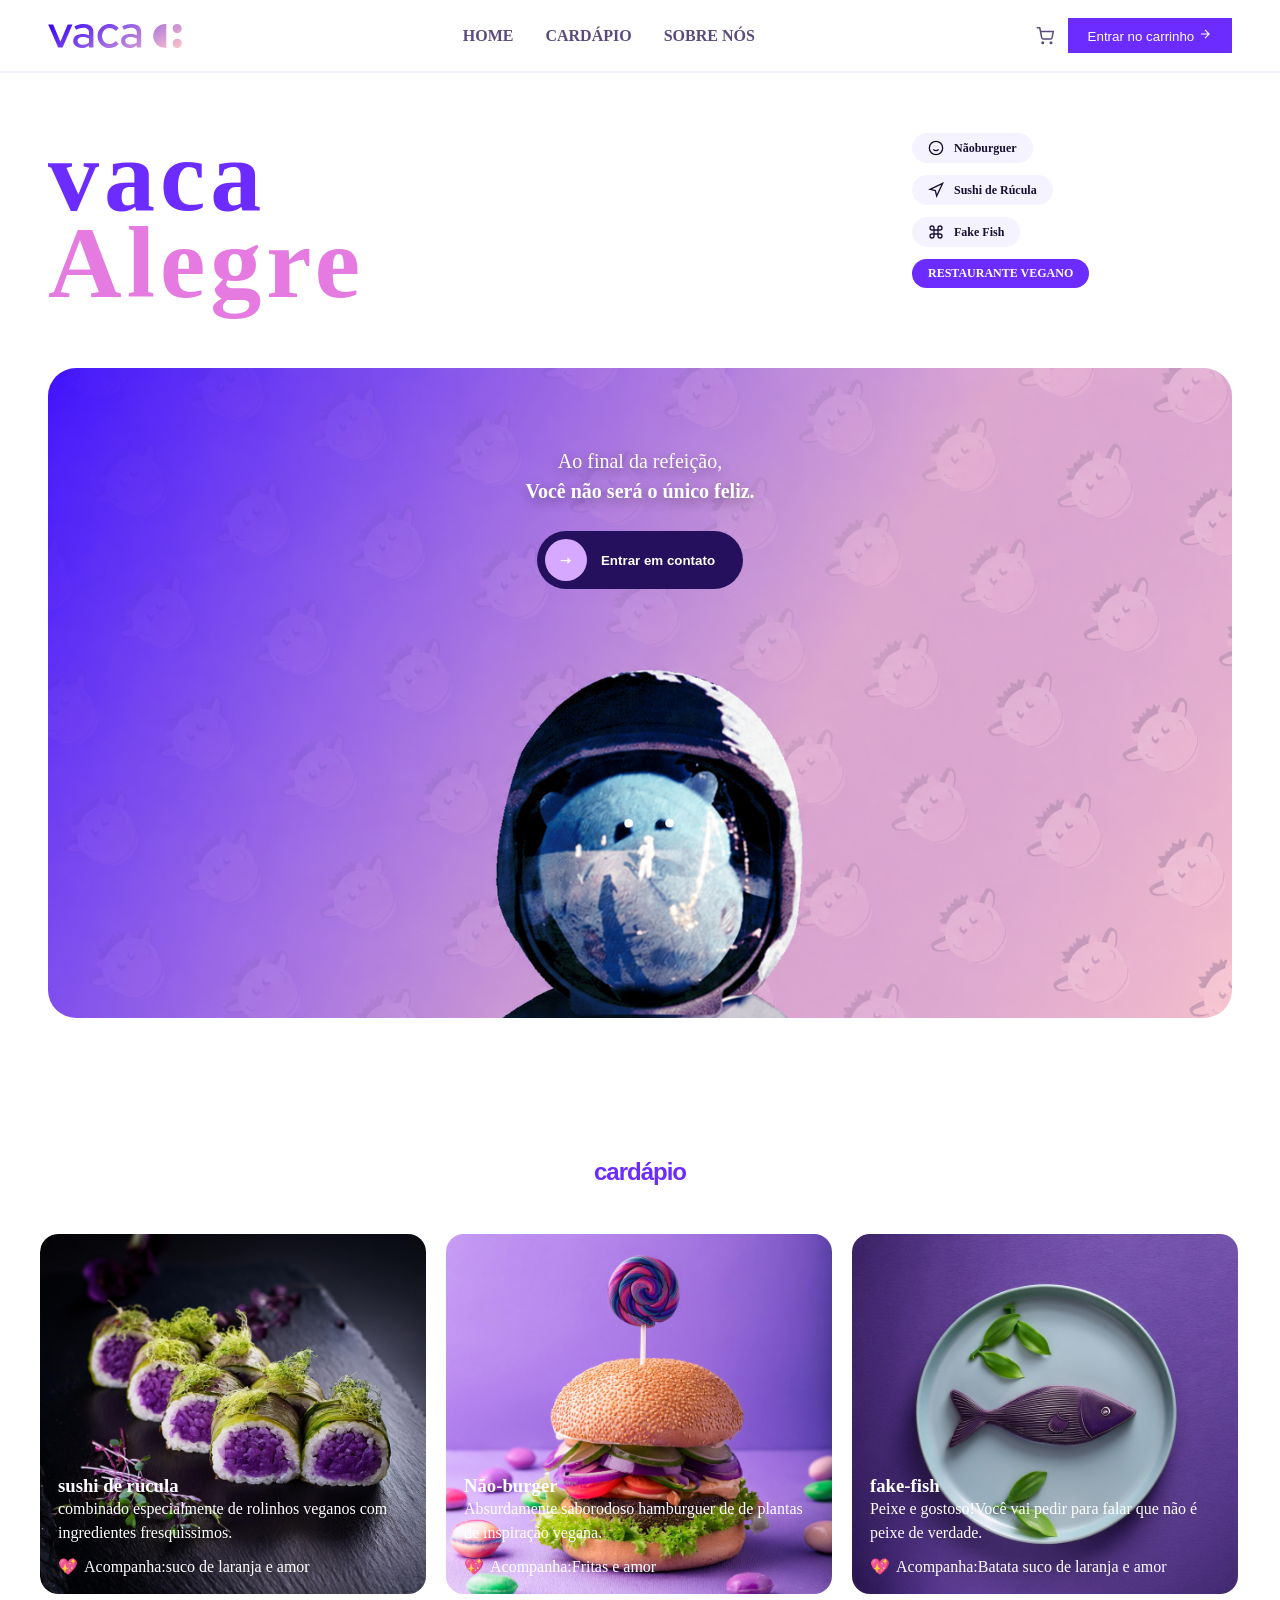
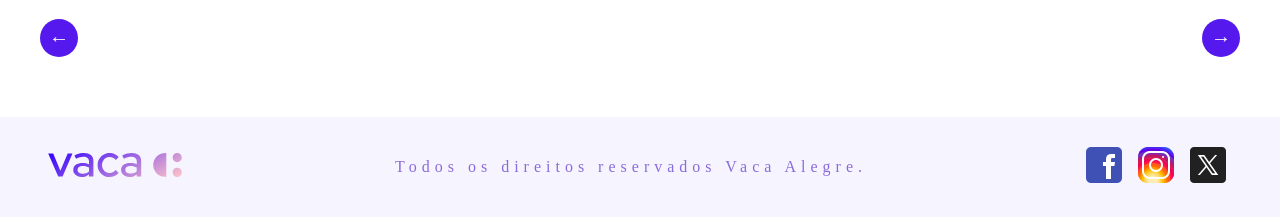
<file: site/index.html>
<!DOCTYPE html>
<html lang="en">
<head>
    <meta charset="UTF-8">
    <meta name="viewport" content="width=device-width, initial-scale=1.0">
    <title>Vaca Alegre - Restaurante Vegano</title>
    <link rel="stylesheet" href="style.css">
</head>
<body>
    <nav>
        <div class="nav-logo">
            <img src="imagens/vaca-alegre-marca.svg" alt="">
        </div>
        <ul class="nav-links">
            <li><a href="">Home</a></li>
            <li><a href="">Cardápio</a></li>
            <li><a href="">Sobre Nós</a></li>
        </ul>
        <div class="nav-actions">
            <span class="nav-cart">
                <svg viewBox="0 0 24 24" fill="none" stroke="currentColor" stroke-width="2" width="18" height="18"><circle cx="9" cy="21" r="1"/><circle cx="20" cy="21" r="1"/><path d="M1 1h4l2.68 13.39a2 2 0 0 0 2 1.61h9.72a2 2 0 0 0 2-1.61L23 6H6"/></svg>
            </span>
            <button class="btn-entrar">
                Entrar no carrinho
                <svg viewBox="0 0 24 24" fill="none" stroke="currentColor" stroke-width="2"><path d="M5 12h14M12 5l7 7-7 7"/></svg>
            </button>
        </div>       
    </nav>

    <div class="hero">
        <div class="hero-topo">
            <div class="hero-text">
                <h1 class="hero-title">
                    vaca <br>
                    <span class="alegre">Alegre</span> 
                </h1>
            </div>
            <div class="hero-menu">
                <div class="hero-menu-item">
                    <svg viewBox="0 0 24 24" fill="none" stroke="currentColor" stroke-width="2"><circle cx="12" cy="12" r="10"/><path d="M8 14s1.5 2 4 2 4-2 4-2"/><line x1="9" y1="9" x2="9.01" y2="9"/><line x1="15" y1="9" x2="15.01" y2="9"/></svg>
                    Nãoburguer
                </div>
                <div class="hero-menu-item">
                    <svg viewBox="0 0 24 24" fill="none" stroke="currentColor" stroke-width="2"><path d="M3 11l19-9-9 19-2-8-8-2z"/></svg>
                    Sushi de Rúcula
                </div>
                <div class="hero-menu-item">
                    <svg viewBox="0 0 24 24" fill="none" stroke="currentColor" stroke-width="2"><path d="M18 3a3 3 0 0 0-3 3v12a3 3 0 0 0 3 3 3 3 0 0 0 3-3 3 3 0 0 0-3-3H6a3 3 0 0 0-3 3 3 3 0 0 0 3 3 3 3 0 0 0 3-3V6a3 3 0 0 0-3-3 3 3 0 0 0-3 3 3 3 0 0 0 3 3h12a3 3 0 0 0 3-3 3 3 0 0 0-3-3z"/></svg>
                    Fake Fish
                </div>
                <div class="hero-menu-item active">
                    Restaurante Vegano
                </div>
            </div>            
        </div>
        <div class="hero-banner">
            <img src="imagens/espaco.png" alt="">
            <div class="hero-banner-content">
                <p>
                    Ao final da refeição, <br>
                    <strong> Você não será o único feliz.</strong>
                </p>
                <button class="btn-contato">
                    Entrar em contato
                </button>
            </div>
        </div>
    </div>
    <div class="cardapio">
        <h2 class="cardapio-title">cardápio</h2>
        <div class="carousel-wrapper">
          <div class="carousel-track-outer">
            <div class="carousel-track" id="carouselTrack">
                <!--Cards-->
                <div class="card">
                    <div class="card-img-placeholder">
                        <img src="imagens/fotos/cardapio/sushi-de-rucula.jpg" alt=""style="width: 100%; height:100%,object-fit:cover">
                    </div>
                    <div class="card-info">
                        <h3>sushi de rucula</h3>
                        <p>combinado especialmente de rolinhos veganos com ingredientes fresquissimos.</p>
                        <span class="card-tag">Acompanha:suco de laranja e amor</span>
                    </div>
                </div>

                <div class="card featured">
                    <div class="card-img-placeholder">
                        <img src="imagens/fotos/cardapio/nao-burger.jpg" alt=""style="width: 100%; height:100%,object-fit:cover">
                    </div>
                    <div class="card-info">
                        <h3>Não-burger</h3>
                        <p>Absurdamente saborodoso hamburguer de de plantas de inspiração vegana. </p>
                        <span class="card-tag">Acompanha:Fritas e amor</span>
                    </div>
                </div>


                <div class="card">
                    <div class="card-img-placeholder">
                        <img src="imagens/fotos/cardapio/fake-fish.jpg" alt=""style="width: 100%; height:100%,object-fit:cover">
                    </div>
                    <div class="card-info">
                        <h3>fake-fish</h3>
                        <p>Peixe e gostoso!Você vai pedir para falar que não é peixe de verdade.</p>
                        <span class="card-tag">Acompanha:Batata suco de laranja e amor</span>
                    </div>
                </div>

                <div class="card">
                    <div class="card-img-placeholder">
                        <img src="imagens/fotos/cardapio/escondidinho-veg.jpg" alt=""style="width: 100%; height:100%,object-fit:cover">
                    </div>
                    <div class="card-info">
                        <h3>Escondidinho vegetariano</h3>
                        <p>Um escondidinho de berinjela que combina com molho de tomate seco</p>
                        <span class="card-tag">Acompanha:manjericão,suco de laranja e amor</span>
                    </div>
                </div>

                <div class="card">
                    <div class="card-img-placeholder">
                        <img src="imagens/fotos/cardapio/quibeleza.jpg" alt=""style="width: 100%; height:100%,object-fit:cover">
                    </div>
                    <div class="card-info">
                        <h3>Quibelezaa</h3>
                        <p>Quibe de beterraba crocante com frescor de hortelã</p>
                        <span class="card-tag">Acompanha: suco de frutas vermelhas e amor</span>
                    </div>
                </div>
            </div>    
          </div> 
          
          <div class="carousel-controls">
            <button class="carousel-btn" id="prevBtn">&#8592;</button>
            <div class="carousel-dots" id="carouselDots"></div>
            <button class="carousel-btn" id="nextBtn">&#8594;</button>
          </div>
        </div>
    </div>
    <footer>
        <div class="footer-logo">
            <img src="imagens/vaca-alegre-marca.svg" alt="">
        </div>
        <span class="footer-copy">Todos os direitos reservados Vaca Alegre.</span>
        <div class="foote-socials">
            <a href=""><img src="imagens/icons8-facebook-48.png" alt="facebook"></a>
            <a href=""><img src="imagens/icons8-instagram-48.png" alt="instagram"></a>
            <a href=""><img src="imagens/icons8-twitterx-48.png" alt="twitters"></a>
        </div>
    </footer>

</body>
</html>
</file>
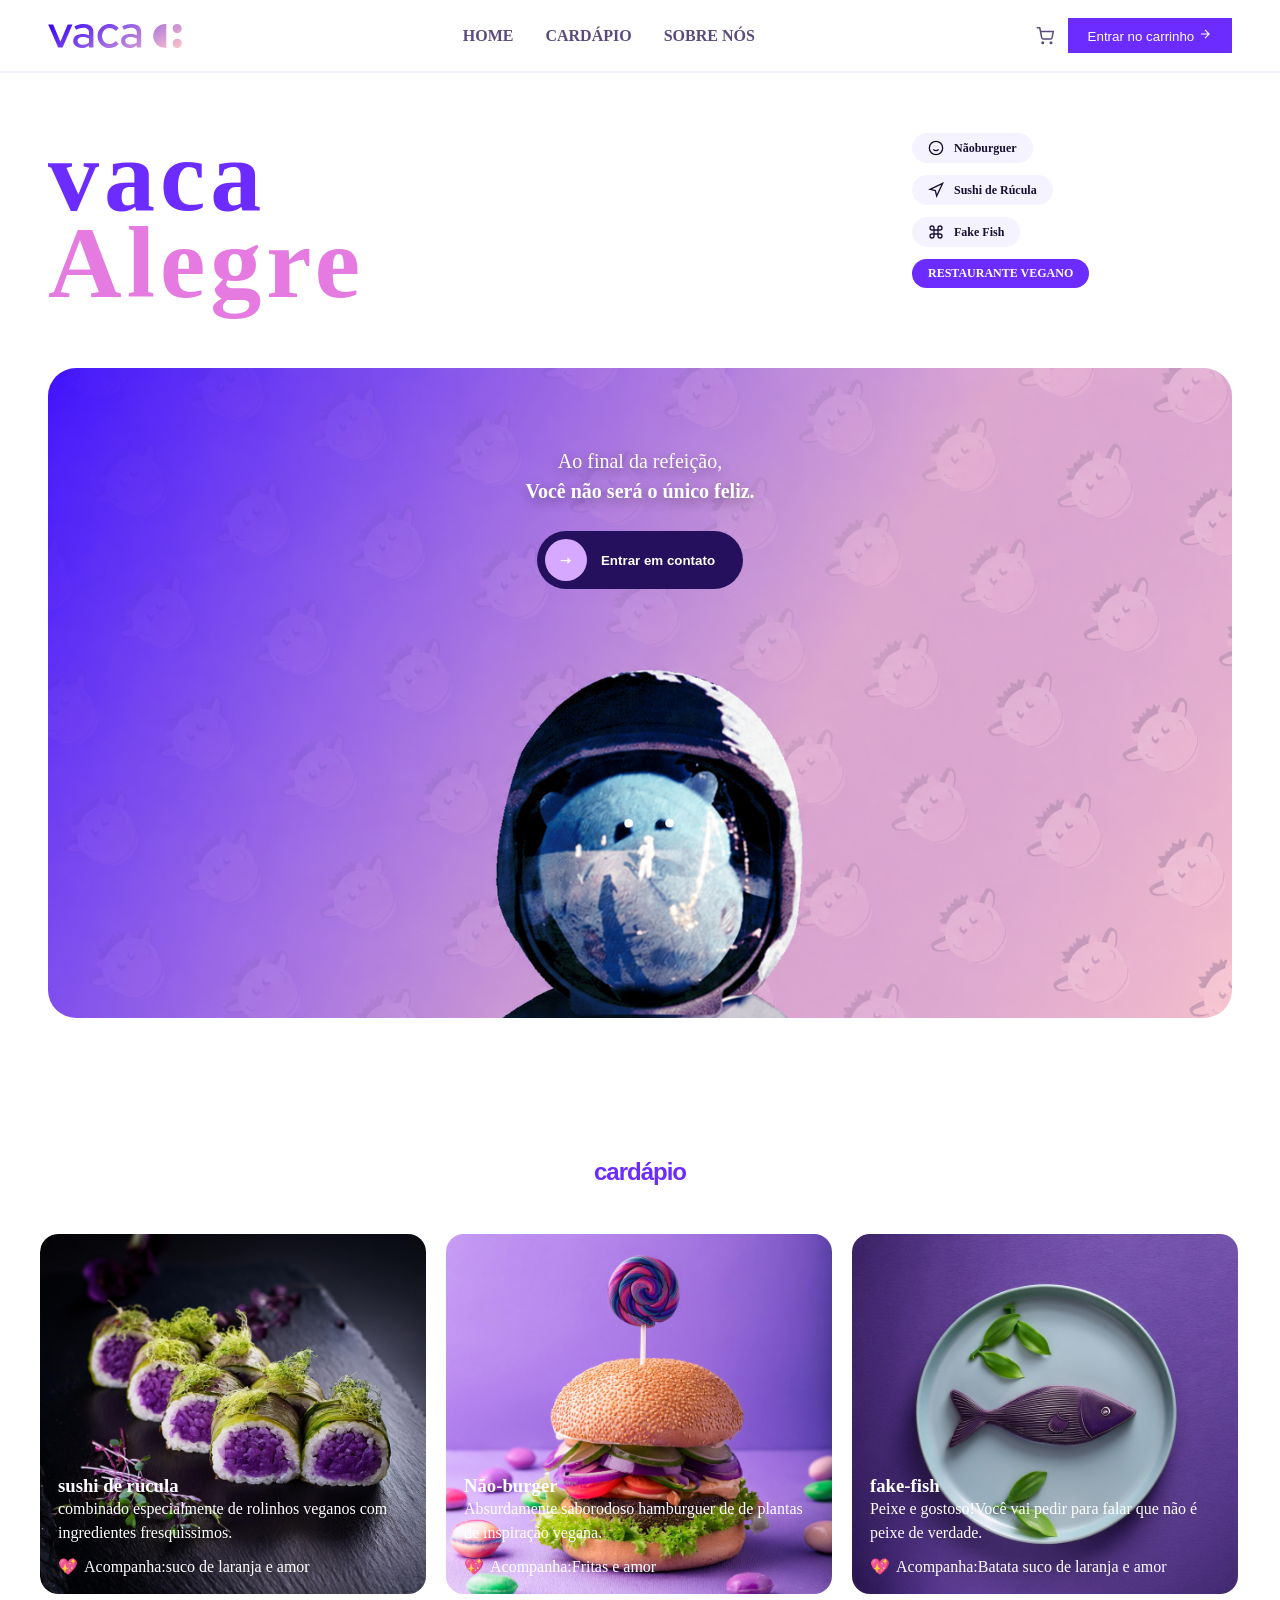
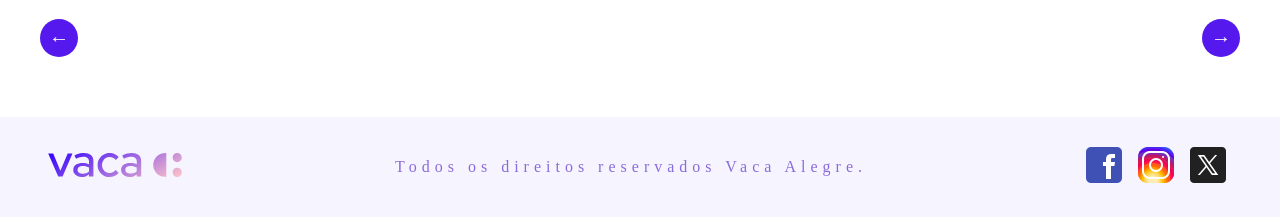
<file: vacaAlegre/site/index.html>
<!DOCTYPE html>
<html lang="en">
<head>
    <meta charset="UTF-8">
    <meta name="viewport" content="width=device-width, initial-scale=1.0">
    <title>Vaca Alegre - Restaurante Vegano</title>
    <link rel="stylesheet" href="style.css">
</head>
<body>
    <nav>
        <div class="nav-logo">
            <img src="imagens/vaca-alegre-marca.svg" alt="">
        </div>
        <ul class="nav-links">
            <li><a href="">Home</a></li>
            <li><a href="#cardapio">Cardápio</a></li>
            <li><a href="">Sobre Nós</a></li>
        </ul>
        <div class="nav-actions">
            <span class="nav-cart">
                <svg viewBox="0 0 24 24" fill="none" stroke="currentColor" stroke-width="2" width="18" height="18"><circle cx="9" cy="21" r="1"/><circle cx="20" cy="21" r="1"/><path d="M1 1h4l2.68 13.39a2 2 0 0 0 2 1.61h9.72a2 2 0 0 0 2-1.61L23 6H6"/></svg>
            </span>
            <button class="btn-entrar">
                Entrar no carrinho
                <svg viewBox="0 0 24 24" fill="none" stroke="currentColor" stroke-width="2"><path d="M5 12h14M12 5l7 7-7 7"/></svg>
            </button>
        </div>       
    </nav>

    <div class="hero">
        <div class="hero-topo">
            <div class="hero-text">
                <h1 class="hero-title">
                    vaca <br>
                    <span class="alegre">Alegre</span> 
                </h1>
            </div>
            <div class="hero-menu">
                <div class="hero-menu-item">
                    <svg viewBox="0 0 24 24" fill="none" stroke="currentColor" stroke-width="2"><circle cx="12" cy="12" r="10"/><path d="M8 14s1.5 2 4 2 4-2 4-2"/><line x1="9" y1="9" x2="9.01" y2="9"/><line x1="15" y1="9" x2="15.01" y2="9"/></svg>
                    Nãoburguer
                </div>
                <div class="hero-menu-item">
                    <svg viewBox="0 0 24 24" fill="none" stroke="currentColor" stroke-width="2"><path d="M3 11l19-9-9 19-2-8-8-2z"/></svg>
                    Sushi de Rúcula
                </div>
                <div class="hero-menu-item">
                    <svg viewBox="0 0 24 24" fill="none" stroke="currentColor" stroke-width="2"><path d="M18 3a3 3 0 0 0-3 3v12a3 3 0 0 0 3 3 3 3 0 0 0 3-3 3 3 0 0 0-3-3H6a3 3 0 0 0-3 3 3 3 0 0 0 3 3 3 3 0 0 0 3-3V6a3 3 0 0 0-3-3 3 3 0 0 0-3 3 3 3 0 0 0 3 3h12a3 3 0 0 0 3-3 3 3 0 0 0-3-3z"/></svg>
                    Fake Fish
                </div>
                <div class="hero-menu-item active">
                    Restaurante Vegano
                </div>
            </div>            
        </div>
        <div class="hero-banner">
            <img src="imagens/espaco.png" alt="">
            <div class="hero-banner-content">
                <p>
                    Ao final da refeição, <br>
                    <strong> Você não será o único feliz.</strong>
                </p>
                <button class="btn-contato">
                    Entrar em contato
                </button>
            </div>
        </div>
    </div>
    <div class="cardapio" id="cardapio">
        <h2 class="cardapio-title">cardápio</h2>
        <div class="carousel-wrapper">
          <div class="carousel-track-outer">
            <div class="carousel-track" id="carouselTrack">
                <!--Cards-->
                <div class="card">
                    <div class="card-img-placeholder">
                        <img src="imagens/fotos/cardapio/sushi-de-rucula.jpg" alt=""style="width: 100%; height:100%,object-fit:cover">
                    </div>
                    <div class="card-info">
                        <h3>sushi de rucula</h3>
                        <p>combinado especialmente de rolinhos veganos com ingredientes fresquissimos.</p>
                        <span class="card-tag">Acompanha:suco de laranja e amor</span>
                    </div>
                </div>

                <div class="card featured">
                    <div class="card-img-placeholder">
                        <img src="imagens/fotos/cardapio/nao-burger.jpg" alt=""style="width: 100%; height:100%,object-fit:cover">
                    </div>
                    <div class="card-info">
                        <h3>Não-burger</h3>
                        <p>Absurdamente saborodoso hamburguer de de plantas de inspiração vegana. </p>
                        <span class="card-tag">Acompanha:Fritas e amor</span>
                    </div>
                </div>


                <div class="card">
                    <div class="card-img-placeholder">
                        <img src="imagens/fotos/cardapio/fake-fish.jpg" alt=""style="width: 100%; height:100%,object-fit:cover">
                    </div>
                    <div class="card-info">
                        <h3>fake-fish</h3>
                        <p>Peixe e gostoso!Você vai pedir para falar que não é peixe de verdade.</p>
                        <span class="card-tag">Acompanha:Batata suco de laranja e amor</span>
                    </div>
                </div>

                <div class="card">
                    <div class="card-img-placeholder">
                        <img src="imagens/fotos/cardapio/escondidinho-veg.jpg" alt=""style="width: 100%; height:100%,object-fit:cover">
                    </div>
                    <div class="card-info">
                        <h3>Escondidinho vegetariano</h3>
                        <p>Um escondidinho de berinjela que combina com molho de tomate seco</p>
                        <span class="card-tag">Acompanha:manjericão,suco de laranja e amor</span>
                    </div>
                </div>

                <div class="card">
                    <div class="card-img-placeholder">
                        <img src="imagens/fotos/cardapio/quibeleza.jpg" alt=""style="width: 100%; height:100%,object-fit:cover">
                    </div>
                    <div class="card-info">
                        <h3>Quibelezaa</h3>
                        <p>Quibe de beterraba crocante com frescor de hortelã</p>
                        <span class="card-tag">Acompanha: suco de frutas vermelhas e amor</span>
                    </div>
                </div>
            </div>    
          </div> 
          
          <div class="carousel-controls">
            <button class="carousel-btn" id="prevBtn">&#8592;</button>
            <div class="carousel-dots" id="carouselDots"></div>
            <button class="carousel-btn" id="nextBtn">&#8594;</button>
          </div>
        </div>
    </div>
    <footer>
        <div class="footer-logo">
            <img src="imagens/vaca-alegre-marca.svg" alt="">
        </div>
        <span class="footer-copy">Todos os direitos reservados Vaca Alegre.</span>
        <div class="foote-socials">
            <a href=""><img src="imagens/icons8-facebook-48.png" alt="facebook"></a>
            <a href=""><img src="imagens/icons8-instagram-48.png" alt="instagram"></a>
            <a href=""><img src="imagens/icons8-twitterx-48.png" alt="twitters"></a>
        </div>
    </footer>
    <script>
        const track   = document.getElementById('carouselTrack')
        const prevBtn = document.getElementById('prevBtn')
        const nextBtn = document.getElementById('nextBtn')
        const dotwrap = document.getElementById('carouselDots')
        const cards   = track.querySelectorAll('.card')
        const visible = ()=> window.innerWidth < 768 ? 1 : 3

        let current = 0 
        const total = ()=>cards.length - visible() + 1
    </script>

</body>
</html>
</file>
<file: site/style.css>
@import url('https://fonts.googleapis.com/css2?family=Tangerine:wght@400;700&display=swap');
*{
    box-sizing: border-box;
    margin: 0;
    padding: 0;
}

body{
    background-color: #fff;
    color: #1a1033;
    overflow-x: hidden;
}
nav{
    display: flex;
    align-items: center;
    justify-content: space-between;
    padding: 18px 48px ;
    position: sticky;
    background-color: rgba(255, 255, 255, 0.92);
    top: 0;
    backdrop-filter: blur(12px);
    border-bottom: 2px solid rgba(108, 43, 255, 0.07);
}

.nav-logo{
    display: flex;
    align-items: center;
    gap: 6px;
}
.nav-links{
    display: flex;
    gap: 32px;
    list-style: none;
}
.nav-links a{
    text-decoration: none;
    font-weight: bold;
    text-transform: uppercase;
    color: #5a4b7a
}
.nav-links a:hover{
    color: #6c2bff;
}
.nav-actions{
    display: flex;
    align-items: center;
    gap: 14px;
}
.nav-cart{
    color: #5a4b7a;
    display: flex;
    align-items: center;
    gap: 4px;

}
.btn-entrar{
    background-color: #6c2bff;
    color: white;
    border: none;
    padding: 9px 20px;
    cursor: pointer;
    gap: 6px;
    transform: background .2s, transform .15s;
}
.btn-entrar:hover{
    background: #5519ee;
    transform: translateY(-1px);    
}
.btn-entrar svg{
    width: 14px; height: 14px;
}
.hero{
    padding: 60px 48px;
    position: relative;
    display: flex;
    flex-direction: column;
    gap: 32px;
}
.hero-topo{
    display: flex;
    justify-content: space-between;
    align-items: flex-start;
    width: 100%;
    margin-bottom: 30px;
}
.hero-text{
    flex: 1;
    min-width: 400px;
}
.hero-title{
    font-family: "Bitter", serif;
    font-weight: bold;
    font-size: 102px;
    line-height: .85;
    letter-spacing: 5px;
    color: #6c2bff;
}
.hero-title .alegre{
    color: #e57ae0;
}
.hero-menu{
    width: 320px;
    display: flex;
    flex-direction: column;
    gap: 12px;
    margin-left: auto;
}
.hero-menu-item{
    display: flex;
    align-items: center;
    gap: 10px;
    font-weight: bold;
    background-color: #f5f3ff;
    border-radius: 40px;
    padding: 7px 16px;
    width: fit-content;
    cursor: pointer;
    transition: background .2s;
    font-size: 12px;
}
.hero-menu-item:hover{
    background-color: #ede8ff;
}
.hero-menu-item svg{
    width: 16px;
    height: 16px;
    flex-shrink: 0;
}
.hero-menu-item.active{
    color: #fff;
    text-transform: uppercase;
    font-weight: bold;
    background-color: #6c2bff;
}
.hero-banner{
    position:relative;
    border-radius: 28px;
    min-height: 300px;
    overflow: hidden;
}
.hero-banner img{
    width: 100%;
    height: 650px;
    object-fit: cover;
    display: block;
}
.hero-banner-content{
    position: absolute;
    top: 12%;
    left: 50%;
    text-align: center;
    width: 100%;
    transform: translateX(-50%);
}
.hero-banner-content p{
    color: white;
    margin-bottom: 25px;
    font-size: 20px;
    text-shadow: 0 4px 12px rgba(0,0,0,.35);
    line-height: 1.5;
}
.hero-banner-content p strong{
    color: #fff;
    font-weight: bold;
}
.btn-contato{
    display: inline-flex;
    align-items: center;
    gap: 14px;
    background-color: #24105c;
    color: white;
    border: none;
    border-radius: 50px;
    padding: 8px 28px 8px 8px;
    font-weight: bold;
    cursor: pointer;
    transition: all .3s ease;
}
.btn-contato::before{
    content: "➝";
    width: 42px;
    height: 42px;
    background-color: #d7a8ff;
    border-radius: 50%;
    display: flex;
    align-items: center;
    justify-content: center;
    transition: transform .4s ease;
}
.btn-contato:hover::before{
    transform: translateX(10px);
}
.btn-contato:hover{
    transform: translateY(-2px);
}
.cardapio{
    padding: 80px 40px 60px;

}
.cardapio-title{
    font-family: sans-serif;
    font-weight: bold;
    text-align: center;
    margin-bottom: 48px;
    letter-spacing: -1px;
    color: #6c2bff;
}
.carousel-wapper{
    position: relative;
}
.carousel-track-outer{
    overflow: hidden;
    border-radius: 18px;
}
.carousel-track{
display: flex;
gap:20px
}
.card{
    flex:0 0 calc(33.3333% - 14px);
   border-radius: 18px;
   overflow: hidden;
   position: relative;
   min-height: 360px;
   display: flex;
   flex-direction: column; 
   justify-content: flex-end;
   transform: transform .25s;
   background-color: #f6f4ff;
}
.card:hover{
    transform: translateY(-4px);
}
.card-img-placeholder{
    position: absolute;
    background: linear-gradient(160deg #ddd5ff 0%,#f8d7fa 100%);
    display: flex;
    align-items: center;
    justify-content: center;
    text-transform: uppercase;
    color: #5a4b7a;
    inset: 0;
}
.card .featured .card-img-placeholder{
    background: linear-gradient(160deg #ed50d8 0%#e879f9 100%);
}
.card-info{
    position: relative;
    background: linear-gradient(to top rgba(20,10.40,0.82)0%  100%);
    padding:20px 18px 18px;
    color:#fff;

}
.cart-info h3{
    font-family:sans-serif;
    margin-bottom:  6px;
}
.card-info p {
    color: white;
    line-height: 1.5;
    margin-bottom: 12px;
}
.card-tag{
    display: inline-flex;
    align-items: center;
    gap: 6px;
    color: white;
}
.card-tag::before{
    content: "💖";
    color: #e57ae0;
}
.carousel-controls{
    display: flex;
    align-items: center;
    justify-content: space-between;
    margin-top: 25px;

}
.carousel-btn{
    width: 38px;
    height: 38px;
    border-radius: 50%;
    border: none;
    background-color: #5519ee;
    color: white;
    cursor: pointer;
    display:flex;
    align-items: center;
    justify-content: center;
    transition: background .2s, transform .15s;
    font-size: 20px;
}
.carousel-btn:hover{
    background-color: #24105c;
    transform: scale(1.08);
}
.carousel-dots{
    display: flex;
    gap: 8px;
    align-items: center;
}
footer{
    background-color: #f6f4ff;
    padding: 24px 48px;
    display: flex;
    align-items: center;
    justify-content: space-between;
    border-top: 1px solid rgba(100,40,43,255,0.08);
}
.footer-copy{
    color: #8b6bdb;
    letter-spacing: 5px;
}
.footer-social{
    display: flex;
    gap: 14px;
}   
.footer-socials a{
    background-color: rgba(108, 43, 255, 0.1);
    display: flex;
    align-items: center;
    justify-content: center;
    color: #4113c2;
    text-decoration: none;
}
</file>
<file: vacaAlegre/site/style.css>
@import url('https://fonts.googleapis.com/css2?family=Tangerine:wght@400;700&display=swap');
*{
    box-sizing: border-box;
    margin: 0;
    padding: 0;
}

body{
    background-color: #fff;
    color: #1a1033;
    overflow-x: hidden;
}
nav{
    display: flex;
    align-items: center;
    justify-content: space-between;
    padding: 18px 48px ;
    position: sticky;
    background-color: rgba(255, 255, 255, 0.92);
    top: 0;
    backdrop-filter: blur(12px);
    border-bottom: 2px solid rgba(108, 43, 255, 0.07);
}

.nav-logo{
    display: flex;
    align-items: center;
    gap: 6px;
}
.nav-links{
    display: flex;
    gap: 32px;
    list-style: none;
}
.nav-links a{
    text-decoration: none;
    font-weight: bold;
    text-transform: uppercase;
    color: #5a4b7a
}
.nav-links a:hover{
    color: #6c2bff;
}
.nav-actions{
    display: flex;
    align-items: center;
    gap: 14px;
}
.nav-cart{
    color: #5a4b7a;
    display: flex;
    align-items: center;
    gap: 4px;

}
.btn-entrar{
    background-color: #6c2bff;
    color: white;
    border: none;
    padding: 9px 20px;
    cursor: pointer;
    gap: 6px;
    transform: background .2s, transform .15s;
}
.btn-entrar:hover{
    background: #5519ee;
    transform: translateY(-1px);    
}
.btn-entrar svg{
    width: 14px; height: 14px;
}
.hero{
    padding: 60px 48px;
    position: relative;
    display: flex;
    flex-direction: column;
    gap: 32px;
}
.hero-topo{
    display: flex;
    justify-content: space-between;
    align-items: flex-start;
    width: 100%;
    margin-bottom: 30px;
}
.hero-text{
    flex: 1;
    min-width: 400px;
}
.hero-title{
    font-family: "Bitter", serif;
    font-weight: bold;
    font-size: 102px;
    line-height: .85;
    letter-spacing: 5px;
    color: #6c2bff;
}
.hero-title .alegre{
    color: #e57ae0;
}
.hero-menu{
    width: 320px;
    display: flex;
    flex-direction: column;
    gap: 12px;
    margin-left: auto;
}
.hero-menu-item{
    display: flex;
    align-items: center;
    gap: 10px;
    font-weight: bold;
    background-color: #f5f3ff;
    border-radius: 40px;
    padding: 7px 16px;
    width: fit-content;
    cursor: pointer;
    transition: background .2s;
    font-size: 12px;
}
.hero-menu-item:hover{
    background-color: #ede8ff;
}
.hero-menu-item svg{
    width: 16px;
    height: 16px;
    flex-shrink: 0;
}
.hero-menu-item.active{
    color: #fff;
    text-transform: uppercase;
    font-weight: bold;
    background-color: #6c2bff;
}
.hero-banner{
    position:relative;
    border-radius: 28px;
    min-height: 300px;
    overflow: hidden;
}
.hero-banner img{
    width: 100%;
    height: 650px;
    object-fit: cover;
    display: block;
}
.hero-banner-content{
    position: absolute;
    top: 12%;
    left: 50%;
    text-align: center;
    width: 100%;
    transform: translateX(-50%);
}
.hero-banner-content p{
    color: white;
    margin-bottom: 25px;
    font-size: 20px;
    text-shadow: 0 4px 12px rgba(0,0,0,.35);
    line-height: 1.5;
}
.hero-banner-content p strong{
    color: #fff;
    font-weight: bold;
}
.btn-contato{
    display: inline-flex;
    align-items: center;
    gap: 14px;
    background-color: #24105c;
    color: white;
    border: none;
    border-radius: 50px;
    padding: 8px 28px 8px 8px;
    font-weight: bold;
    cursor: pointer;
    transition: all .3s ease;
}
.btn-contato::before{
    content: "➝";
    width: 42px;
    height: 42px;
    background-color: #d7a8ff;
    border-radius: 50%;
    display: flex;
    align-items: center;
    justify-content: center;
    transition: transform .4s ease;
}
.btn-contato:hover::before{
    transform: translateX(10px);
}
.btn-contato:hover{
    transform: translateY(-2px);
}
.cardapio{
    padding: 80px 40px 60px;

}
.cardapio-title{
    font-family: sans-serif;
    font-weight: bold;
    text-align: center;
    margin-bottom: 48px;
    letter-spacing: -1px;
    color: #6c2bff;
}
.carousel-wapper{
    position: relative;
}
.carousel-track-outer{
    overflow: hidden;
    border-radius: 18px;
}
.carousel-track{
display: flex;
gap:20px
}
.card{
    flex:0 0 calc(33.3333% - 14px);
   border-radius: 18px;
   overflow: hidden;
   position: relative;
   min-height: 360px;
   display: flex;
   flex-direction: column; 
   justify-content: flex-end;
   transform: transform .25s;
   background-color: #f6f4ff;
}
.card:hover{
    transform: translateY(-4px);
}
.card-img-placeholder{
    position: absolute;
    background: linear-gradient(160deg #ddd5ff 0%,#f8d7fa 100%);
    display: flex;
    align-items: center;
    justify-content: center;
    text-transform: uppercase;
    color: #5a4b7a;
    inset: 0;
}
.card .featured .card-img-placeholder{
    background: linear-gradient(160deg #ed50d8 0%#e879f9 100%);
}
.card-info{
    position: relative;
    background: linear-gradient(to top rgba(20,10.40,0.82)0%  100%);
    padding:20px 18px 18px;
    color:#fff;

}
.cart-info h3{
    font-family:sans-serif;
    margin-bottom:  6px;
}
.card-info p {
    color: white;
    line-height: 1.5;
    margin-bottom: 12px;
}
.card-tag{
    display: inline-flex;
    align-items: center;
    gap: 6px;
    color: white;
}
.card-tag::before{
    content: "💖";
    color: #e57ae0;
}
.carousel-controls{
    display: flex;
    align-items: center;
    justify-content: space-between;
    margin-top: 25px;

}
.carousel-btn{
    width: 38px;
    height: 38px;
    border-radius: 50%;
    border: none;
    background-color: #5519ee;
    color: white;
    cursor: pointer;
    display:flex;
    align-items: center;
    justify-content: center;
    transition: background .2s, transform .15s;
    font-size: 20px;
}
.carousel-btn:hover{
    background-color: #24105c;
    transform: scale(1.08);
}
.carousel-dots{
    display: flex;
    gap: 8px;
    align-items: center;
}
footer{
    background-color: #f6f4ff;
    padding: 24px 48px;
    display: flex;
    align-items: center;
    justify-content: space-between;
    border-top: 1px solid rgba(100,40,43,255,0.08);
}
.footer-copy{
    color: #8b6bdb;
    letter-spacing: 5px;
}
.footer-social{
    display: flex;
    gap: 14px;
}   
.footer-socials a{
    background-color: rgba(108, 43, 255, 0.1);
    display: flex;
    align-items: center;
    justify-content: center;
    color: #4113c2;
    text-decoration: none;
}
</file>
